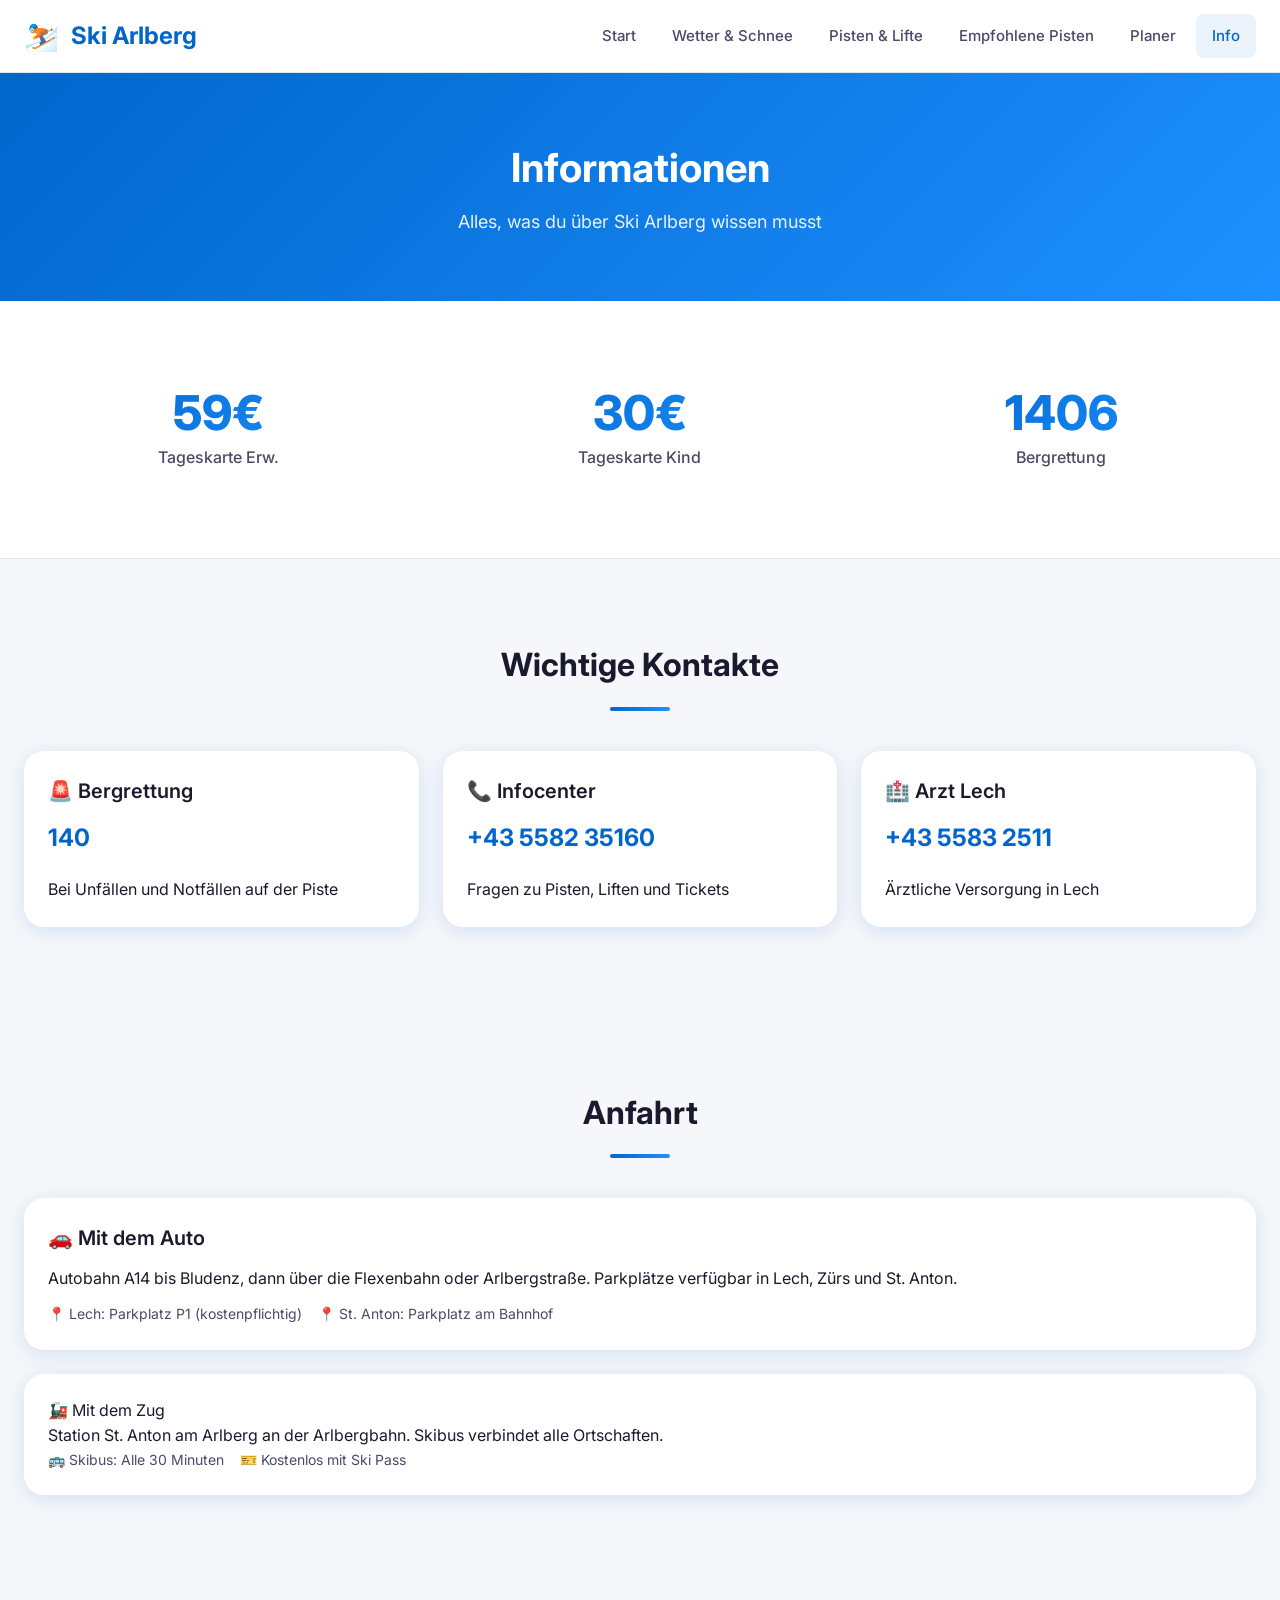
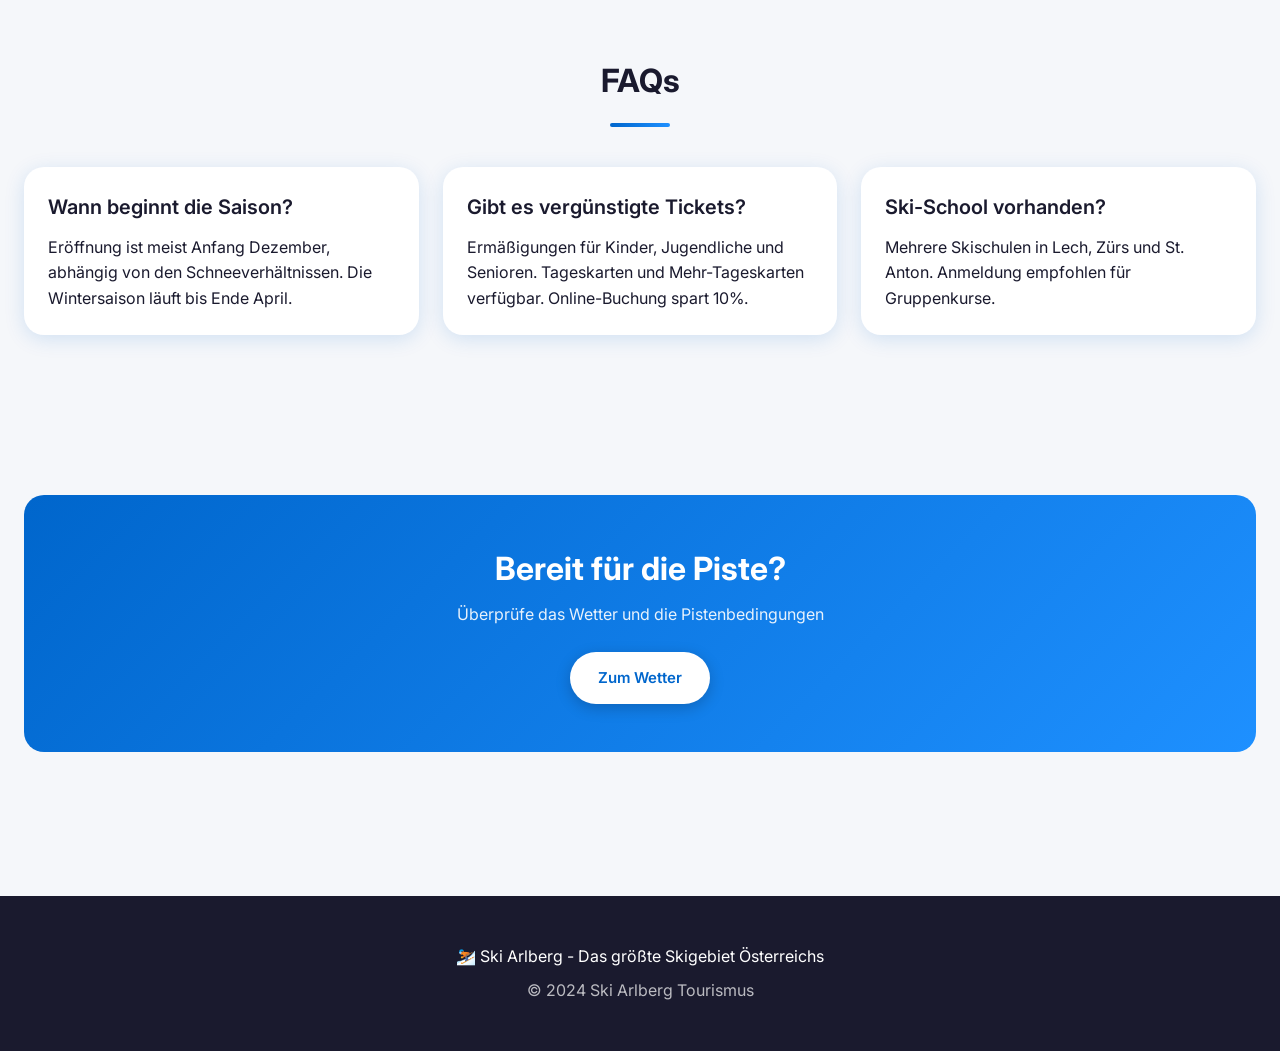
<file: info.html>
<!DOCTYPE html>
<html lang="de">
<head>
    <meta charset="UTF-8">
    <meta name="viewport" content="width=device-width, initial-scale=1.0">
    <title>Info | Ski Arlberg</title>
    <link rel="stylesheet" href="css/styles.css">
    <script src="js/weather.js" defer></script>
    <script src="js/lifts.js" defer></script>
    <link href="https://fonts.googleapis.com/css2?family=Inter:wght@300;400;500;600;700&display=swap" rel="stylesheet">
</head>
<body>
    <header class="header" id="header">
        <div class="container">
            <a href="index.html" class="logo">
                <span class="logo-icon">⛷️</span>
                <span class="logo-text">Ski Arlberg</span>
            </a>
            <nav class="nav">
                <ul class="nav-menu">
                    <li><a href="index.html" class="nav-link">Start</a></li>
                    <li><a href="wetter.html" class="nav-link">Wetter & Schnee</a></li>
                    <li><a href="pisten.html" class="nav-link">Pisten & Lifte</a></li>
                    <li><a href="empfehlungen.html" class="nav-link">Empfohlene Pisten</a></li>
                    <li><a href="planer.html" class="nav-link">Planer</a></li>
                    <li><a href="info.html" class="nav-link active">Info</a></li>
                </ul>
            </nav>
        </div>
    </header>

    <main class="page-content">
        <section class="page-header">
            <div class="container">
                <h1>Informationen</h1>
                <p>Alles, was du über Ski Arlberg wissen musst</p>
            </div>
        </section>

        <section class="quick-stats">
            <div class="container">
                <div class="stats-grid">
                    <div class="stat-card">
                        <span class="stat-number">59€</span>
                        <span class="stat-label">Tageskarte Erw.</span>
                    </div>
                    <div class="stat-card">
                        <span class="stat-number">30€</span>
                        <span class="stat-label">Tageskarte Kind</span>
                    </div>
                    <div class="stat-card">
                        <span class="stat-number">1406</span>
                        <span class="stat-label">Bergrettung</span>
                    </div>
                </div>
            </div>
        </section>

        <section class="recommendations">
            <div class="container">
                <h2 class="section-title">Wichtige Kontakte</h2>
                <div class="recommendations-grid">
                    <div class="recommendation-card">
                        <div class="rec-content">
                            <h3>🚨 Bergrettung</h3>
                            <p style="font-size: 1.5rem; font-weight: 700; color: var(--primary);">140</p>
                            <p style="margin-top: 0.5rem;">Bei Unfällen und Notfällen auf der Piste</p>
                        </div>
                    </div>
                    <div class="recommendation-card">
                        <div class="rec-content">
                            <h3>📞 Infocenter</h3>
                            <p style="font-size: 1.5rem; font-weight: 700; color: var(--primary);">+43 5582 35160</p>
                            <p style="margin-top: 0.5rem;">Fragen zu Pisten, Liften und Tickets</p>
                        </div>
                    </div>
                    <div class="recommendation-card">
                        <div class="rec-content">
                            <h3>🏥 Arzt Lech</h3>
                            <p style="font-size: 1.5rem; font-weight: 700; color: var(--primary);">+43 5583 2511</p>
                            <p style="margin-top: 0.5rem;">Ärztliche Versorgung in Lech</p>
                        </div>
                    </div>
                </div>
            </div>
        </section>

        <section class="recommendations">
            <div class="container">
                <h2 class="section-title">Anfahrt</h2>
                <div class="recommendation-card">
                    <div class="rec-content">
                        <h3>🚗 Mit dem Auto</h3>
                        <p>Autobahn A14 bis Bludenz, dann über die Flexenbahn oder Arlbergstraße. Parkplätze verfügbar in Lech, Zürs und St. Anton.</p>
                        <div class="rec-meta">
                            <span>📍 Lech: Parkplatz P1 (kostenpflichtig)</span>
                            <span>📍 St. Anton: Parkplatz am Bahnhof</span>
                        </div>
                    </div>
                </div>
                <div class="recommendation-card" style="margin-top: 1.5rem;">
                    <div class="rec-content">
                        <h3">🚂 Mit dem Zug</h3>
                        <p>Station St. Anton am Arlberg an der Arlbergbahn. Skibus verbindet alle Ortschaften.</p>
                        <div class="rec-meta">
                            <span>🚌 Skibus: Alle 30 Minuten</span>
                            <span>🎫 Kostenlos mit Ski Pass</span>
                        </div>
                    </div>
                </div>
            </div>
        </section>

        <section class="recommendations">
            <div class="container">
                <h2 class="section-title">FAQs</h2>
                <div class="recommendations-grid">
                    <div class="recommendation-card">
                        <div class="rec-content">
                            <h3>Wann beginnt die Saison?</h3>
                            <p>Eröffnung ist meist Anfang Dezember, abhängig von den Schneeverhältnissen. Die Wintersaison läuft bis Ende April.</p>
                        </div>
                    </div>
                    <div class="recommendation-card">
                        <div class="rec-content">
                            <h3>Gibt es vergünstigte Tickets?</h3>
                            <p>Ermäßigungen für Kinder, Jugendliche und Senioren. Tageskarten und Mehr-Tageskarten verfügbar. Online-Buchung spart 10%.</p>
                        </div>
                    </div>
                    <div class="recommendation-card">
                        <div class="rec-content">
                            <h3>Ski-School vorhanden?</h3>
                            <p>Mehrere Skischulen in Lech, Zürs und St. Anton. Anmeldung empfohlen für Gruppenkurse.</p>
                        </div>
                    </div>
                </div>
            </div>
        </section>

        <section class="cta-section">
            <div class="container">
                <div class="cta-box">
                    <h2>Bereit für die Piste?</h2>
                    <p>Überprüfe das Wetter und die Pistenbedingungen</p>
                    <a href="wetter.html" class="btn btn-primary">Zum Wetter</a>
                </div>
            </div>
        </section>
    </main>

    <footer style="background: var(--text); color: var(--white); padding: 3rem 0; margin-top: 4rem;">
        <div class="container" style="text-align: center;">
            <p>⛷️ Ski Arlberg - Das größte Skigebiet Österreichs</p>
            <p style="opacity: 0.7; margin-top: 0.5rem;">© 2024 Ski Arlberg Tourismus</p>
        </div>
    </footer>
</body>
</html>
</file>
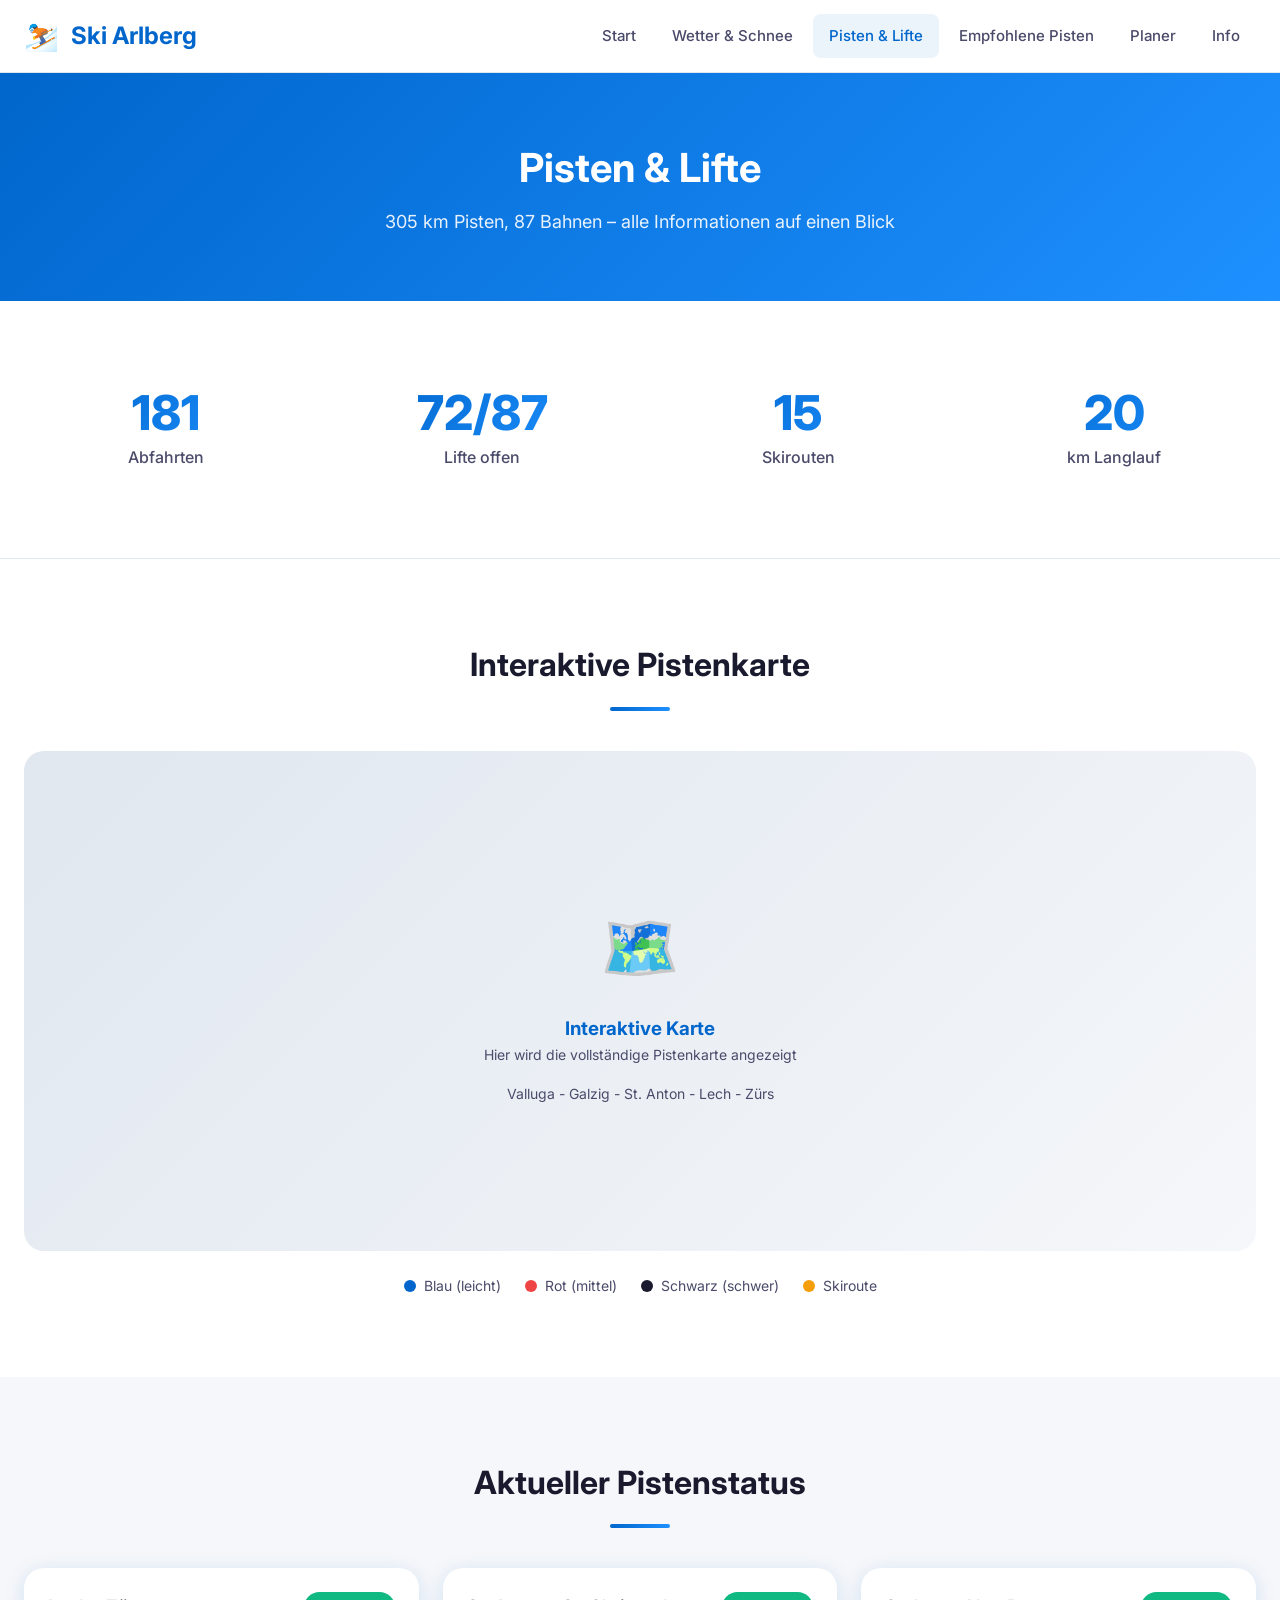
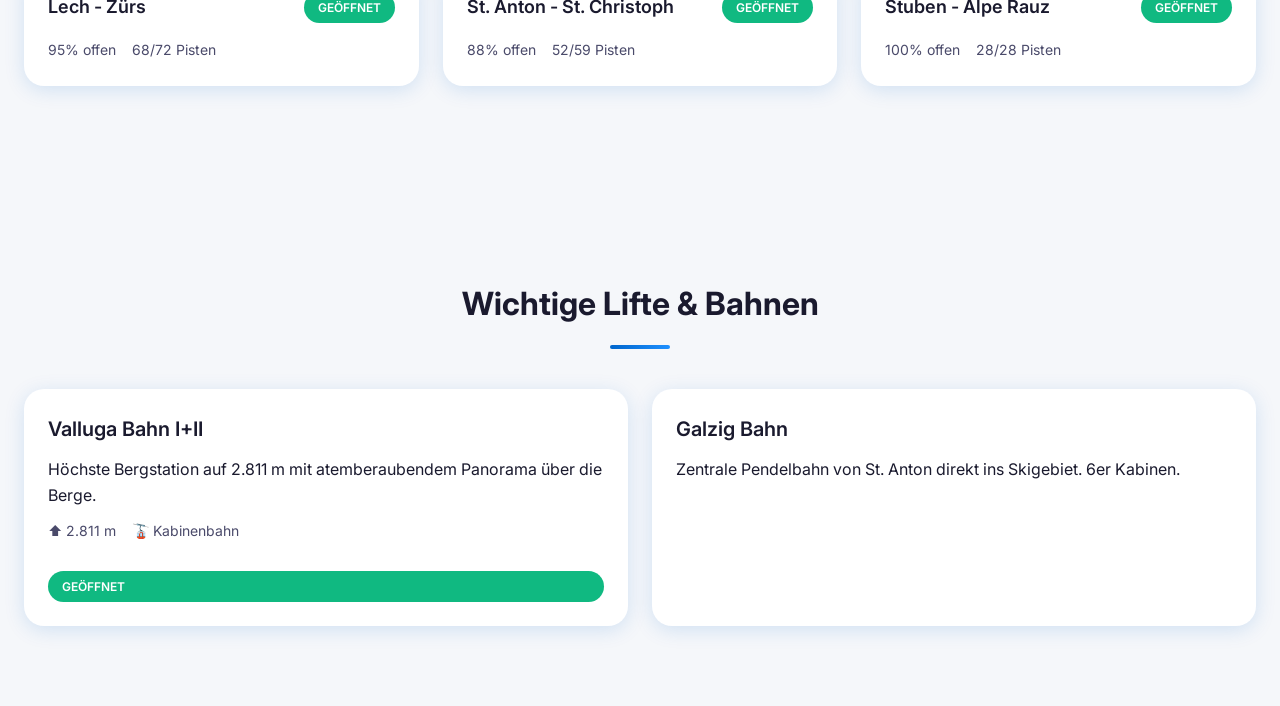
<file: pisten.html>
<!DOCTYPE html>
<html lang="de">
<head>
    <meta charset="UTF-8">
    <meta name="viewport" content="width=device-width, initial-scale=1.0">
    <meta name="description" content="Alle Pisten und Lifte im Überblick. Interaktive Karte, Live-Status und detaillierte Informationen zu jeder Abfahrt im Skigebiet Arlberg.">
    <title>Pisten & Lifte | Ski Arlberg</title>
    <link rel="stylesheet" href="css/styles.css">
    <link rel="preconnect" href="https://fonts.googleapis.com">
    <link rel="preconnect" href="https://fonts.gstatic.com" crossorigin>
    <link href="https://fonts.googleapis.com/css2?family=Inter:wght@300;400;500;600;700&display=swap" rel="stylesheet">
    <script src="js/weather.js" defer></script>
    <script src="js/lifts.js" defer></script>
</head>
<body>
    <header class="header" id="header">
        <div class="container">
            <a href="index.html" class="logo">
                <span class="logo-icon">⛷️</span>
                <span class="logo-text">Ski Arlberg</span>
            </a>
            <nav class="nav" id="nav">
                <button class="nav-toggle" id="navToggle" aria-label="Navigation öffnen">
                    <span></span>
                    <span></span>
                    <span></span>
                </button>
                <ul class="nav-menu" id="navMenu">
                    <li><a href="index.html" class="nav-link">Start</a></li>
                    <li><a href="wetter.html" class="nav-link">Wetter & Schnee</a></li>
                    <li><a href="pisten.html" class="nav-link active">Pisten & Lifte</a></li>
                    <li><a href="empfehlungen.html" class="nav-link">Empfohlene Pisten</a></li>
                    <li><a href="planer.html" class="nav-link">Planer</a></li>
                    <li><a href="info.html" class="nav-link">Info</a></li>
                </ul>
            </nav>
        </div>
    </header>

    <main class="page-content">
        <section class="page-header">
            <div class="container">
                <h1>Pisten & Lifte</h1>
                <p>305 km Pisten, 87 Bahnen – alle Informationen auf einen Blick</p>
            </div>
        </section>

        <!-- Gesamtstatistik -->
        <section class="quick-stats">
            <div class="container">
                <div class="stats-grid">
                    <div class="stat-card">
                        <span class="stat-number">181</span>
                        <span class="stat-label">Abfahrten</span>
                    </div>
                    <div class="stat-card">
                        <span class="stat-number">72/87</span>
                        <span class="stat-label">Lifte offen</span>
                    </div>
                    <div class="stat-card">
                        <span class="stat-number">15</span>
                        <span class="stat-label">Skirouten</span>
                    </div>
                    <div class="stat-card">
                        <span class="stat-number">20</span>
                        <span class="stat-label">km Langlauf</span>
                    </div>
                </div>
            </div>
        </section>

        <!-- Interaktive Karte -->
        <section class="map-preview" id="karte">
            <div class="container">
                <h2 class="section-title">Interaktive Pistenkarte</h2>
                <div class="map-container" style="height: 500px;">
                    <div class="map-placeholder" style="height: 100%; display: flex; align-items: center; justify-content: center; flex-direction: column; background: linear-gradient(135deg, #E0E7EF 0%, #F5F7FA 100%);">
                        <p style="font-size: 4rem; margin-bottom: 1rem;">🗺️</p>
                        <h3 style="color: var(--primary);">Interaktive Karte</h3>
                        <p class="map-hint">Hier wird die vollständige Pistenkarte angezeigt</p>
                        <p style="margin-top: 1rem; font-size: 0.875rem; color: var(--text-light);">Valluga - Galzig - St. Anton - Lech - Zürs</p>
                    </div>
                </div>
                <div class="status-legend" style="margin-top: 1.5rem;">
                    <span class="legend-item"><span class="status-dot" style="background:#0066CC"></span> Blau (leicht)</span>
                    <span class="legend-item"><span class="status-dot" style="background:#EF4444"></span> Rot (mittel)</span>
                    <span class="legend-item"><span class="status-dot" style="background:#1A1A2E"></span> Schwarz (schwer)</span>
                    <span class="legend-item"><span class="status-dot" style="background:#F59E0B"></span> Skiroute</span>
                </div>
            </div>
        </section>

        <!-- Pisten Status -->
        <section class="piste-status">
            <div class="container">
                <h2 class="section-title">Aktueller Pistenstatus</h2>
                <div class="status-grid">
                    <div class="status-card">
                        <div class="status-header">
                            <span class="status-location">Lech - Zürs</span>
                            <span class="status-badge open">Geöffnet</span>
                        </div>
                        <div class="rec-meta">
                            <span>95% offen</span>
                            <span>68/72 Pisten</span>
                        </div>
                    </div>
                    <div class="status-card">
                        <div class="status-header">
                            <span class="status-location">St. Anton - St. Christoph</span>
                            <span class="status-badge open">Geöffnet</span>
                        </div>
                        <div class="rec-meta">
                            <span>88% offen</span>
                            <span>52/59 Pisten</span>
                        </div>
                    </div>
                    <div class="status-card">
                        <div class="status-header">
                            <span class="status-location">Stuben - Alpe Rauz</span>
                            <span class="status-badge open">Geöffnet</span>
                        </div>
                        <div class="rec-meta">
                            <span>100% offen</span>
                            <span>28/28 Pisten</span>
                        </div>
                    </div>
                </div>
            </div>
        </section>

        <!-- Lifte Übersicht -->
        <section class="recommendations">
            <div class="container">
                <h2 class="section-title">Wichtige Lifte & Bahnen</h2>
                <div class="recommendations-grid">
                    <div class="recommendation-card">
                        <div class="rec-content">
                            <h3>Valluga Bahn I+II</h3>
                            <p>Höchste Bergstation auf 2.811 m mit atemberaubendem Panorama über die Berge.</p>
                            <div class="rec-meta">
                                <span class="difficulty">⬆️ 2.811 m</span>
                                <span class="length">🚡 Kabinenbahn</span>
                            </div>
                            <span class="status-badge open" style="margin-top: 1rem;">Geöffnet</span>
                        </div>
                    </div>
                    <div class="recommendation-card">
                        <div class="rec-content">
                            <h3>Galzig Bahn</h3>
                            <p>Zentrale Pendelbahn von St. Anton direkt ins Skigebiet. 6er Kabinen.</p>
</file>
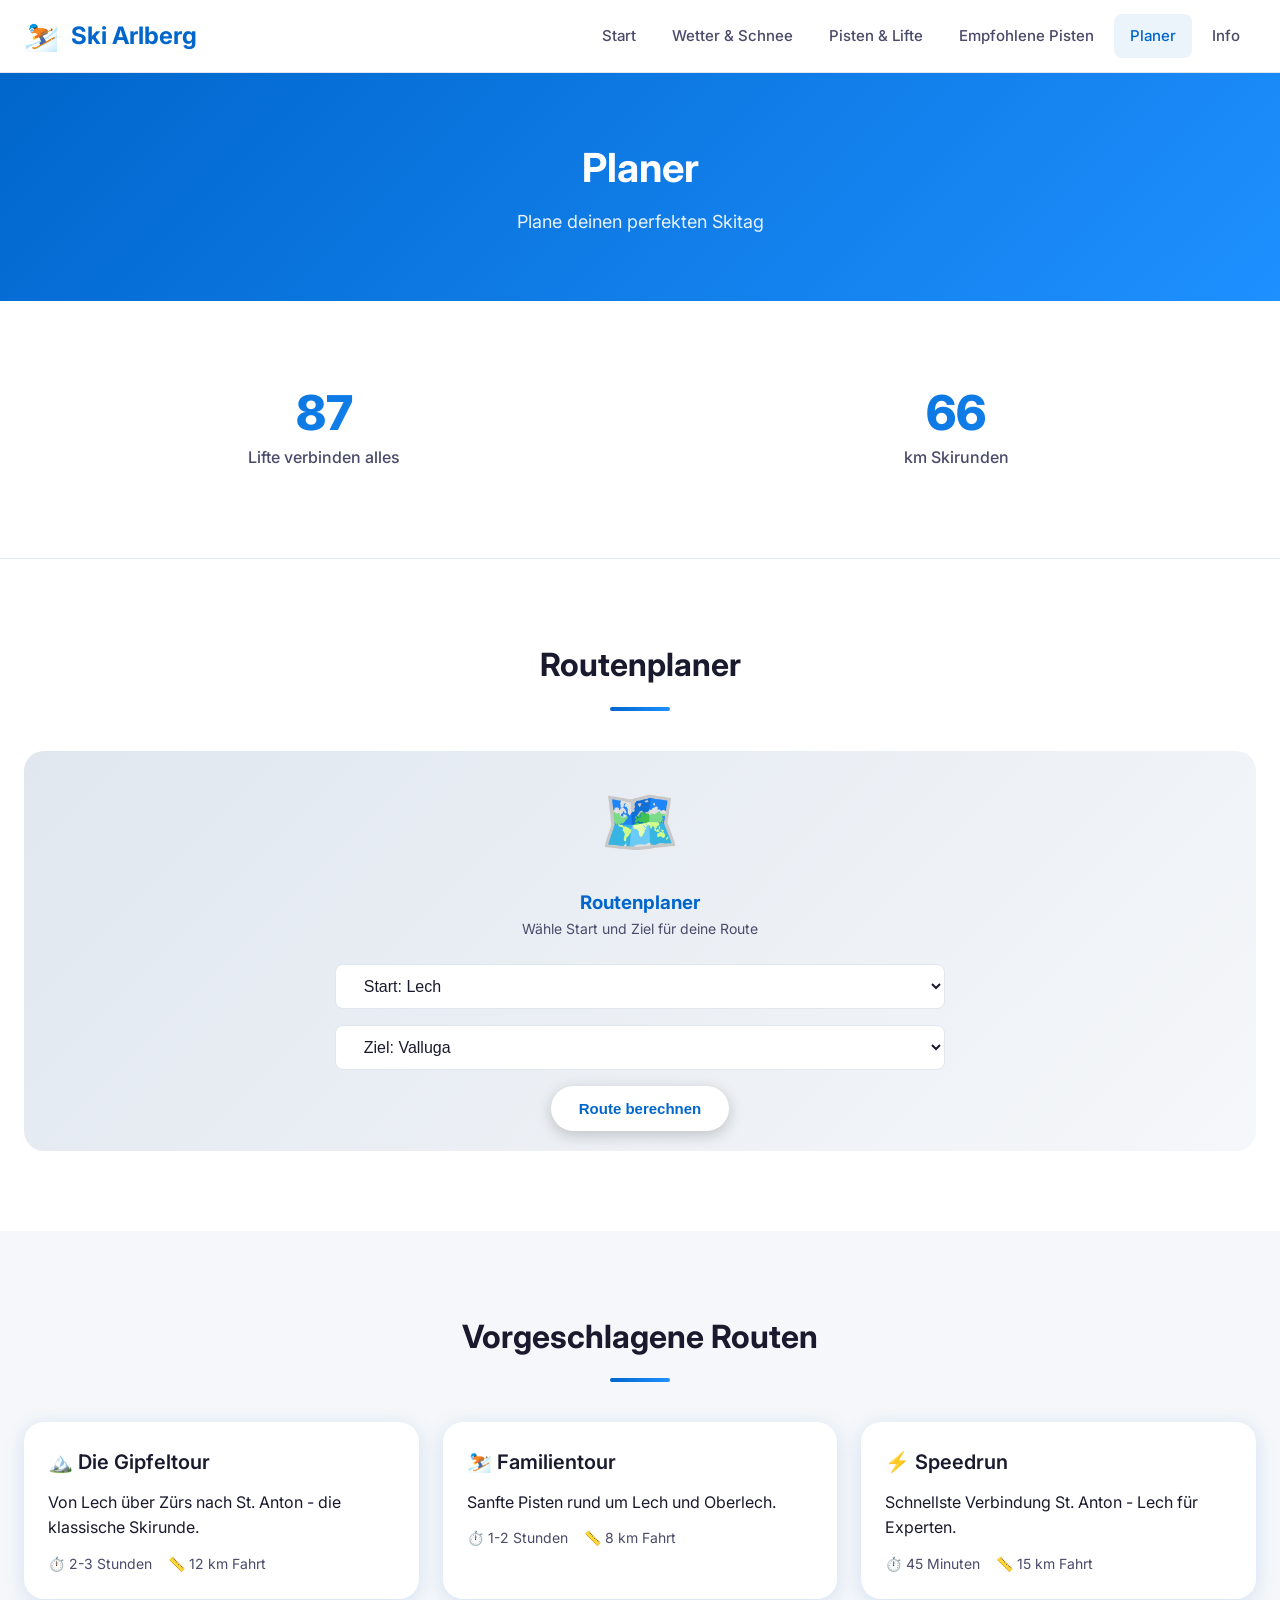
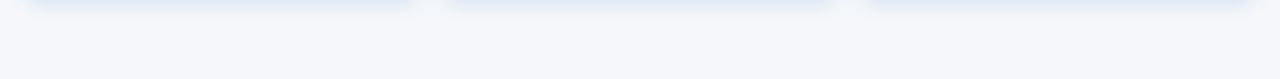
<file: planer.html>
<!DOCTYPE html>
<html lang="de">
<head>
    <meta charset="UTF-8">
    <meta name="viewport" content="width=device-width, initial-scale=1.0">
    <meta name="description" content="Plane deinen perfekten Skitag in Arlberg. Routenplaner, Tagesplanung und Tipps für das beste Skierlebnis.">
    <title>Planer | Ski Arlberg</title>
    <link rel="stylesheet" href="css/styles.css">
    <link rel="preconnect" href="https://fonts.googleapis.com">
    <link rel="preconnect" href="https://fonts.gstatic.com" crossorigin>
    <link href="https://fonts.googleapis.com/css2?family=Inter:wght@300;400;500;600;700&display=swap" rel="stylesheet">
    <script src="js/weather.js" defer></script>
    <script src="js/lifts.js" defer></script>
</head>
<body>
    <header class="header" id="header">
        <div class="container">
            <a href="index.html" class="logo">
                <span class="logo-icon">⛷️</span>
                <span class="logo-text">Ski Arlberg</span>
            </a>
            <nav class="nav" id="nav">
                <button class="nav-toggle" id="navToggle" aria-label="Navigation öffnen">
                    <span></span>
                    <span></span>
                    <span></span>
                </button>
                <ul class="nav-menu" id="navMenu">
                    <li><a href="index.html" class="nav-link">Start</a></li>
                    <li><a href="wetter.html" class="nav-link">Wetter & Schnee</a></li>
                    <li><a href="pisten.html" class="nav-link">Pisten & Lifte</a></li>
                    <li><a href="empfehlungen.html" class="nav-link">Empfohlene Pisten</a></li>
                    <li><a href="planer.html" class="nav-link active">Planer</a></li>
                    <li><a href="info.html" class="nav-link">Info</a></li>
                </ul>
            </nav>
        </div>
    </header>

    <main class="page-content">
        <section class="page-header">
            <div class="container">
                <h1>Planer</h1>
                <p>Plane deinen perfekten Skitag</p>
            </div>
        </section>

        <section class="quick-stats">
            <div class="container">
                <div class="stats-grid">
                    <div class="stat-card">
                        <span class="stat-number">87</span>
                        <span class="stat-label">Lifte verbinden alles</span>
                    </div>
                    <div class="stat-card">
                        <span class="stat-number">66</span>
                        <span class="stat-label">km Skirunden</span>
                    </div>
                </div>
            </div>
        </section>

        <section class="map-preview">
            <div class="container">
                <h2 class="section-title">Routenplaner</h2>
                <div class="map-container" style="height: 400px;">
                    <div class="map-placeholder" style="height: 100%; display: flex; align-items: center; justify-content: center; flex-direction: column; background: linear-gradient(135deg, #E0E7EF 0%, #F5F7FA 100%);">
                        <p style="font-size: 4rem; margin-bottom: 1rem;">🗺️</p>
                        <h3 style="color: var(--primary);">Routenplaner</h3>
                        <p class="map-hint">Wähle Start und Ziel für deine Route</p>
                        <div style="margin-top: 1.5rem; display: flex; gap: 1rem; flex-wrap: wrap; justify-content: center;">
                            <select class="form-select" style="padding: 0.75rem 1.5rem; border-radius: 8px; border: 1px solid var(--border); min-width: 200px;">
                                <option>Start: Lech</option>
                                <option>Start: St. Anton</option>
                                <option>Start: Zürs</option>
                                <option>Start: Stuben</option>
                            </select>
                            <select class="form-select" style="padding: 0.75rem 1.5rem; border-radius: 8px; border: 1px solid var(--border); min-width: 200px;">
                                <option>Ziel: Valluga</option>
                                <option>Ziel: Galzig</option>
                                <option>Ziel: Schindler</option>
                                <option>Ziel: Zürs</option>
                            </select>
                            <button class="btn btn-primary">Route berechnen</button>
                        </div>
                    </div>
                </div>
            </div>
        </section>

        <section class="recommendations">
            <div class="container">
                <h2 class="section-title">Vorgeschlagene Routen</h2>
                <div class="recommendations-grid">
                    <div class="recommendation-card">
                        <div class="rec-content">
                            <h3>🏔️ Die Gipfeltour</h3>
                            <p>Von Lech über Zürs nach St. Anton - die klassische Skirunde.</p>
                            <div class="rec-meta">
                                <span class="difficulty">⏱️ 2-3 Stunden</span>
                                <span class="length">📏 12 km Fahrt</span>
                            </div>
                        </div>
                    </div>
                    <div class="recommendation-card">
                        <div class="rec-content">
                            <h3>⛷️ Familientour</h3>
                            <p>Sanfte Pisten rund um Lech und Oberlech.</p>
                            <div class="rec-meta">
                                <span class="difficulty">⏱️ 1-2 Stunden</span>
                                <span class="length">📏 8 km Fahrt</span>
                            </div>
                        </div>
                    </div>
                    <div class="recommendation-card">
                        <div class="rec-content">
                            <h3>⚡ Speedrun</h3>
                            <p>Schnellste Verbindung St. Anton - Lech für Experten.</p>
                            <div class="rec-meta">
                                <span class="difficulty">⏱️ 45 Minuten</span>
                                <span class="length">📏 15 km Fahrt</span>
                            </div>
                        </div>
                    </div>
                </div>
            </div>
        </section>
    </main>
</body>
</html>
</file>
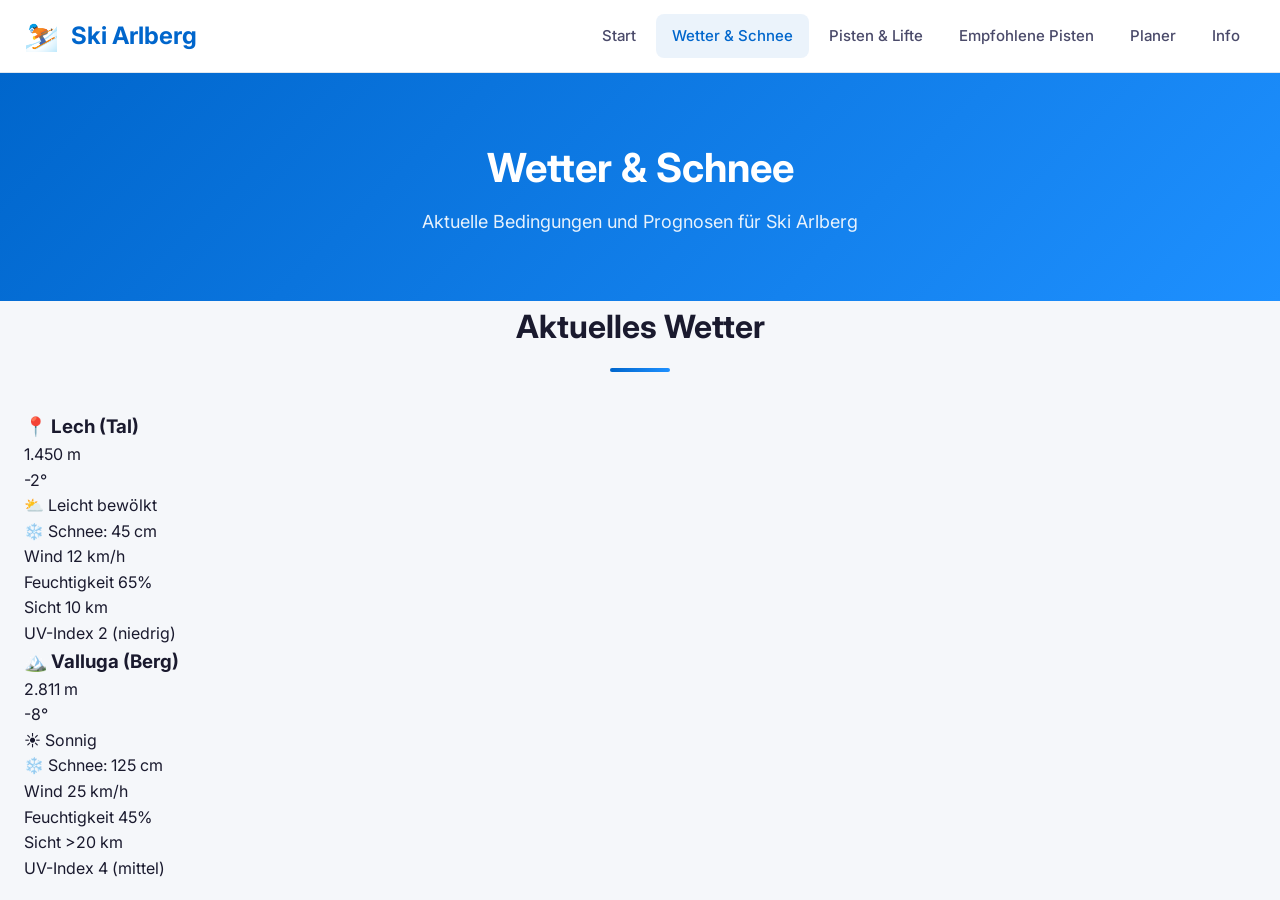
<file: wetter.html>
<!DOCTYPE html>
<html lang="de">
<head>
    <meta charset="UTF-8">
    <meta name="viewport" content="width=device-width, initial-scale=1.0">
    <meta name="description" content="Aktuelles Wetter und 7-Tage-Vorhersage für Ski Arlberg. Schneehöhen, Lawinenwarnstufen und alle wichtigen Wetterinfos für deinen Skitag.">
    <title>Wetter & Schnee | Ski Arlberg</title>
    <link rel="stylesheet" href="css/styles.css">
    <link rel="preconnect" href="https://fonts.googleapis.com">
    <link rel="preconnect" href="https://fonts.gstatic.com" crossorigin>
    <link href="https://fonts.googleapis.com/css2?family=Inter:wght@300;400;500;600;700&display=swap" rel="stylesheet">
    <script src="js/weather.js" defer></script>
    <script src="js/lifts.js" defer></script>
</head>
<body>
    <header class="header" id="header">
        <div class="container">
            <a href="index.html" class="logo">
                <span class="logo-icon">⛷️</span>
                <span class="logo-text">Ski Arlberg</span>
            </a>
            <nav class="nav" id="nav">
                <button class="nav-toggle" id="navToggle" aria-label="Navigation öffnen">
                    <span></span>
                    <span></span>
                    <span></span>
                </button>
                <ul class="nav-menu" id="navMenu">
                    <li><a href="index.html" class="nav-link">Start</a></li>
                    <li><a href="wetter.html" class="nav-link active">Wetter & Schnee</a></li>
                    <li><a href="pisten.html" class="nav-link">Pisten & Lifte</a></li>
                    <li><a href="empfehlungen.html" class="nav-link">Empfohlene Pisten</a></li>
                    <li><a href="planer.html" class="nav-link">Planer</a></li>
                    <li><a href="info.html" class="nav-link">Info</a></li>
                </ul>
            </nav>
        </div>
    </header>

    <main class="page-content">
        <section class="page-header">
            <div class="container">
                <h1>Wetter & Schnee</h1>
                <p>Aktuelle Bedingungen und Prognosen für Ski Arlberg</p>
            </div>
        </section>

        <!-- Aktuelles Wetter -->
        <section class="current-weather">
            <div class="container">
                <h2 class="section-title">Aktuelles Wetter</h2>
                <div class="weather-grid">
                    <!-- Tal -->
                    <div class="weather-location-card">
                        <div class="weather-location-header">
                            <h3>📍 Lech (Tal)</h3>
                            <span class="elevation">1.450 m</span>
                        </div>
                        <div class="weather-current" id="weatherTal">
                            <div class="weather-temp-large">-2°</div>
                            <div class="weather-condition">⛅ Leicht bewölkt</div>
                            <div class="weather-snow-depth">❄️ Schnee: 45 cm</div>
                        </div>
                        <div class="weather-details-grid">
                            <div class="detail-item">
                                <span class="detail-label">Wind</span>
                                <span class="detail-value">12 km/h</span>
                            </div>
                            <div class="detail-item">
                                <span class="detail-label">Feuchtigkeit</span>
                                <span class="detail-value">65%</span>
                            </div>
                            <div class="detail-item">
                                <span class="detail-label">Sicht</span>
                                <span class="detail-value">10 km</span>
                            </div>
                            <div class="detail-item">
                                <span class="detail-label">UV-Index</span>
                                <span class="detail-value">2 (niedrig)</span>
                            </div>
                        </div>
                    </div>

                    <!-- Berg -->
                    <div class="weather-location-card">
                        <div class="weather-location-header">
                            <h3>🏔️ Valluga (Berg)</h3>
                            <span class="elevation">2.811 m</span>
                        </div>
                        <div class="weather-current" id="weatherBerg">
                            <div class="weather-temp-large">-8°</div>
                            <div class="weather-condition">☀️ Sonnig</div>
                            <div class="weather-snow-depth">❄️ Schnee: 125 cm</div>
                        </div>
                        <div class="weather-details-grid">
                            <div class="detail-item">
                                <span class="detail-label">Wind</span>
                                <span class="detail-value">25 km/h</span>
                            </div>
                            <div class="detail-item">
                                <span class="detail-label">Feuchtigkeit</span>
                                <span class="detail-value">45%</span>
                            </div>
                            <div class="detail-item">
                                <span class="detail-label">Sicht</span>
                                <span class="detail-value">>20 km</span>
                            </div>
                            <div class="detail-item">
                                <span class="detail-label">UV-Index</span>
                                <span class="detail-value">4 (mittel)</span>
                            </div>
                        </div>
                    </div>
                </div
</file>
<file: css/styles.css>
/* Ski Arlberg - Modern Winter Website */
/* CSS Variables */
:root {
  --primary: #0066CC;
  --secondary: #1E90FF;
  --accent: #00A8E8;
  --white: #FFFFFF;
  --bg: #F5F7FA;
  --text: #1A1A2E;
  --text-light: #4A4A6A;
  --border: #E0E7EF;
  --shadow: 0 4px 20px rgba(0, 102, 204, 0.15);
  --shadow-hover: 0 8px 30px rgba(0, 102, 204, 0.25);
  --border-radius: 12px;
  --border-radius-lg: 20px;
  --transition: all 0.3s cubic-bezier(0.4, 0, 0.2, 1);
}

/* Reset & Base */
* {
  margin: 0;
  padding: 0;
  box-sizing: border-box;
}

html {
  scroll-behavior: smooth;
}

body {
  font-family: 'Inter', -apple-system, BlinkMacSystemFont, sans-serif;
  background: var(--bg);
  color: var(--text);
  line-height: 1.6;
  overflow-x: hidden;
}

.container {
  max-width: 1280px;
  margin: 0 auto;
  padding: 0 1.5rem;
}

/* Sticky Header */
.header {
  position: fixed;
  top: 0;
  left: 0;
  right: 0;
  background: rgba(255, 255, 255, 0.95);
  backdrop-filter: blur(20px);
  border-bottom: 1px solid var(--border);
  z-index: 1000;
  transition: var(--transition);
}

.header .container {
  display: flex;
  align-items: center;
  justify-content: space-between;
  height: 72px;
}

.logo {
  display: flex;
  align-items: center;
  gap: 0.75rem;
  text-decoration: none;
  color: var(--primary);
  font-weight: 700;
  font-size: 1.5rem;
}

.logo-icon {
  font-size: 1.75rem;
}

/* Navigation */
.nav-menu {
  display: flex;
  list-style: none;
  gap: 0.25rem;
}

.nav-link {
  display: block;
  padding: 0.625rem 1rem;
  color: var(--text-light);
  text-decoration: none;
  font-weight: 500;
  font-size: 0.9375rem;
  border-radius: 8px;
  transition: var(--transition);
}

.nav-link:hover, .nav-link.active {
  color: var(--primary);
  background: rgba(0, 102, 204, 0.08);
}

.nav-toggle {
  display: none;
}

/* Hero Section */
.hero {
  position: relative;
  min-height: 100vh;
  display: flex;
  align-items: center;
  overflow: hidden;
}

.hero-bg {
  position: absolute;
  inset: 0;
  z-index: -2;
}

.hero-bg img {
  width: 100%;
  height: 100%;
  object-fit: cover;
}

.hero-overlay {
  position: absolute;
  inset: 0;
  background: linear-gradient(135deg, rgba(0, 51, 102, 0.7) 0%, rgba(0, 102, 204, 0.5) 100%);
  z-index: -1;
}

.hero-content {
  position: relative;
  z-index: 1;
  color: var(--white);
  padding-top: 72px;
  text-align: center;
}

.hero-subtitle {
  display: inline-block;
  font-size: 0.875rem;
  font-weight: 600;
  text-transform: uppercase;
  letter-spacing: 2px;
  background: rgba(255, 255, 255, 0.2);
  padding: 0.5rem 1rem;
  border-radius: 50px;
  margin-bottom: 1.5rem;
  backdrop-filter: blur(10px);
}

.hero-title {
  font-size: clamp(3rem, 8vw, 6rem);
  font-weight: 800;
  line-height: 1;
  margin-bottom: 1.5rem;
  text-shadow: 0 4px 30px rgba(0, 0, 0, 0.3);
}

.hero-description {
  font-size: clamp(1.125rem, 2.5vw, 1.5rem);
  opacity: 0.9;
  max-width: 600px;
  margin: 0 auto 2.5rem;
}

.hero-cta {
  display: flex;
  gap: 1rem;
  justify-content: center;
  flex-wrap: wrap;
}

/* Weather Widget */
.hero-weather {
  position: absolute;
  bottom: 2rem;
  right: 2rem;
  z-index: 2;
}

.weather-card {
  background: rgba(255, 255, 255, 0.95);
  backdrop-filter: blur(20px);
  border-radius: var(--border-radius-lg);
  padding: 1.5rem;
  box-shadow: var(--shadow);
  min-width: 240px;
}

.weather-main {
  display: flex;
  align-items: center;
  justify-content: space-between;
  margin-bottom: 1rem;
}

.weather-temp {
  font-size: 2.5rem;
  font-weight: 700;
  color: var(--primary);
}

.weather-icon {
  font-size: 2rem;
}

.weather-details {
  display: flex;
  flex-direction: column;
  gap: 0.5rem;
  margin-bottom: 1rem;
  font-size: 0.875rem;
  color: var(--text-light);
}

.weather-details strong {
  color: var(--text);
}

.weather-link {
  display: inline-flex;
  align-items: center;
  color: var(--primary);
  text-decoration: none;
  font-weight: 600;
  font-size: 0.875rem;
  gap: 0.25rem;
}

/* Buttons */
.btn {
  display: inline-flex;
  align-items: center;
  justify-content: center;
  gap: 0.5rem;
  padding: 0.875rem 1.75rem;
  border-radius: 50px;
  font-weight: 600;
  font-size: 0.9375rem;
  text-decoration: none;
  cursor: pointer;
  border: none;
  transition: var(--transition);
}

.btn-primary {
  background: var(--white);
  color: var(--primary);
  box-shadow: 0 4px 15px rgba(0, 0, 0, 0.2);
}

.btn-primary:hover {
  transform: translateY(-2px);
  box-shadow: 0 8px 25px rgba(0, 0, 0, 0.3);
}

.btn-secondary {
  background: transparent;
  color: var(--white);
  border: 2px solid rgba(255, 255, 255, 0.5);
}

.btn-secondary:hover {
  background: rgba(255, 255, 255, 0.1);
  border-color: var(--white);
}

.btn-outline {
  background: transparent;
  color: var(--primary);
  border: 2px solid var(--primary);
}

.btn-outline:hover {
  background: var(--primary);
  color: var(--white);
}

/* Quick Stats */
.quick-stats {
  padding: 4rem 0;
  background: var(--white);
  border-bottom: 1px solid var(--border);
}

.stats-grid {
  display: grid;
  grid-template-columns: repeat(auto-fit, minmax(200px, 1fr));
  gap: 2rem;
}

.stat-card {
  text-align: center;
  padding: 1.5rem;
}

.stat-number {
  display: block;
  font-size: 3rem;
  font-weight: 800;
  background: linear-gradient(135deg, var(--primary) 0%, var(--secondary) 100%);
  -webkit-background-clip: text;
  -webkit-text-fill-color: transparent;
  background-clip: text;
  line-height: 1;
}

.stat-label {
  display: block;
  color: var(--text-light);
  font-weight: 500;
  margin-top: 0.5rem;
}

/* Section Styles */
.section-title {
  font-size: 2rem;
  font-weight: 700;
  margin-bottom: 2.5rem;
  text-align: center;
}

.section-title::after {
  content: '';
  display: block;
  width: 60px;
  height: 4px;
  background: linear-gradient(90deg, var(--primary) 0%, var(--secondary) 100%);
  margin: 1rem auto 0;
  border-radius: 2px;
}

/* Page Content */
.page-content {
  padding-top: 72px;
}

.page-header {
  padding: 4rem 0;
  background: linear-gradient(135deg, var(--primary) 0%, var(--secondary) 100%);
  color: var(--white);
  text-align: center;
}

.page-header h1 {
  font-size: 2.5rem;
  font-weight: 700;
  margin-bottom: 0.5rem;
}

.page-header p {
  font-size: 1.125rem;
  opacity: 0.9;
}

/* Piste Status */
.piste-status {
  padding: 5rem 0;
}

.status-grid {
  display: grid;
  grid-template-columns: repeat(auto-fit, minmax(280px, 1fr));
  gap: 1.5rem;
  margin-bottom: 2rem;
}

.status-card {
  background: var(--white);
  border-radius: var(--border-radius-lg);
  padding: 1.5rem;
  box-shadow: var(--shadow);
  transition: var(--transition);
}

.status-card:hover {
  box-shadow: var(--shadow-hover);
  transform: translateY(-4px);
}

.status-header {
  display: flex;
  justify-content: space-between;
  align-items: center;
  margin-bottom: 1rem;
}

.status-location {
  font-weight: 600;
  font-size: 1.125rem;
}

.status-badge {
  padding: 0.375rem 0.875rem;
  border-radius: 50px;
  font-size: 0.75rem;
  font-weight: 600;
  text-transform: uppercase;
}

.status-badge.open {
  background: #10B981;
  color: white;
}

.status-badge.limited {
  background: #F59E0B;
  color: white;
}

.status-badge.closed {
  background: #EF4444;
  color: white;
}

.status-legend {
  display: flex;
  flex-wrap: wrap;
  justify-content: center;
  gap: 1.5rem;
  margin-top: 1rem;
}

.legend-item {
  display: flex;
  align-items: center;
  gap: 0.5rem;
  font-size: 0.875rem;
  color: var(--text-light);
}

.status-dot {
  width: 12px;
  height: 12px;
  border-radius: 50%;
  display: inline-block;
}

/* Recommendations */
.recommendations {
  padding: 5rem 0;
}

.recommendations-grid {
  display: grid;
  grid-template-columns: repeat(auto-fit, minmax(320px, 1fr));
  gap: 1.5rem;
}

.recommendation-card {
  background: var(--white);
  border-radius: var(--border-radius-lg);
  padding: 1.5rem;
  box-shadow: var(--shadow);
  transition: var(--transition);
}

.recommendation-card:hover {
  box-shadow: var(--shadow-hover);
  transform: translateY(-4px);
}

.recommendation-card.featured {
  display: grid;
  grid-template-columns: 1fr 1fr;
  gap: 2rem;
  align-items: center;
}

@media (max-width: 768px) {
  .recommendation-card.featured {
    grid-template-columns: 1fr;
  }
}

.recommendation-card .rec-content {
  display: flex;
  flex-direction: column;
  gap: 0.75rem;
}

.recommendation-card h3 {
  font-size: 1.25rem;
  font-weight: 600;
  color: var(--text);
}

.rec-meta {
  display: flex;
  flex-wrap: wrap;
  gap: 1rem;
  font-size: 0.875rem;
  color: var(--text-light);
}

.difficulty {
  display: inline-block;
}

.difficulty.easy {
  color: #0066CC;
}

.difficulty.intermediate {
  color: #EF4444;
}

.difficulty.expert {
  color: #1A1A2E;
}

.rec-image img {
  width: 100%;
  height: 200px;
  object-fit: cover;
  border-radius: var(--border-radius);
}

/* Map Preview */
.map-preview {
  padding: 5rem 0;
  background: var(--white);
}

.map-container {
  background: var(--bg);
  border-radius: var(--border-radius-lg);
  overflow: hidden;
  position: relative;
}

.map-placeholder {
  display: flex;
  flex-direction: column;
  align-items: center;
  justify-content: center;
  height: 100%;
  text-align: center;
  color: var(--text-light);
}

.map-hint {
  font-size: 0.875rem;
  color: var(--text-light);
}

/* CTA Section */
.cta-section {
  padding: 5rem 0;
}

.cta-box {
  background: linear-gradient(135deg, var(--primary) 0%, var(--secondary) 100%);
  border-radius: var(--border-radius-lg);
  padding: 3rem;
  text-align: center;
  color: var(--white);
}

.cta-box h2 {
  font-size: 2rem;
  font-weight: 700;
  margin-bottom: 0.5rem;
}

.cta-box p {
  opacity: 0.9;
  margin-bottom: 1.5rem;
}

.cta-box .btn-primary {
  background: var(--white);
  color: var(--primary);
}

/* Forms */
.form-group {
  margin-bottom: 1rem;
}

.form-group label {
  display: block;
  font-weight: 500;
  margin-bottom: 0.5rem;
  color: var(--text);
}

.form-select {
  width: 100%;
  padding: 0.75rem 1rem;
  border: 1px solid var(--border);
  border-radius: var(--border-radius);
  font-size: 1rem;
  background: var(--white);
  color: var(--text);
  cursor: pointer;
}

.form-select:focus {
  outline: none;
  border-color: var(--primary);
  box-shadow: 0 0 0 3px rgba(0, 102, 204, 0.1);
}

/* Footer */
footer {
  background: var(--text);
  color: var(--white);
  padding: 3rem 0;
}
</file>
